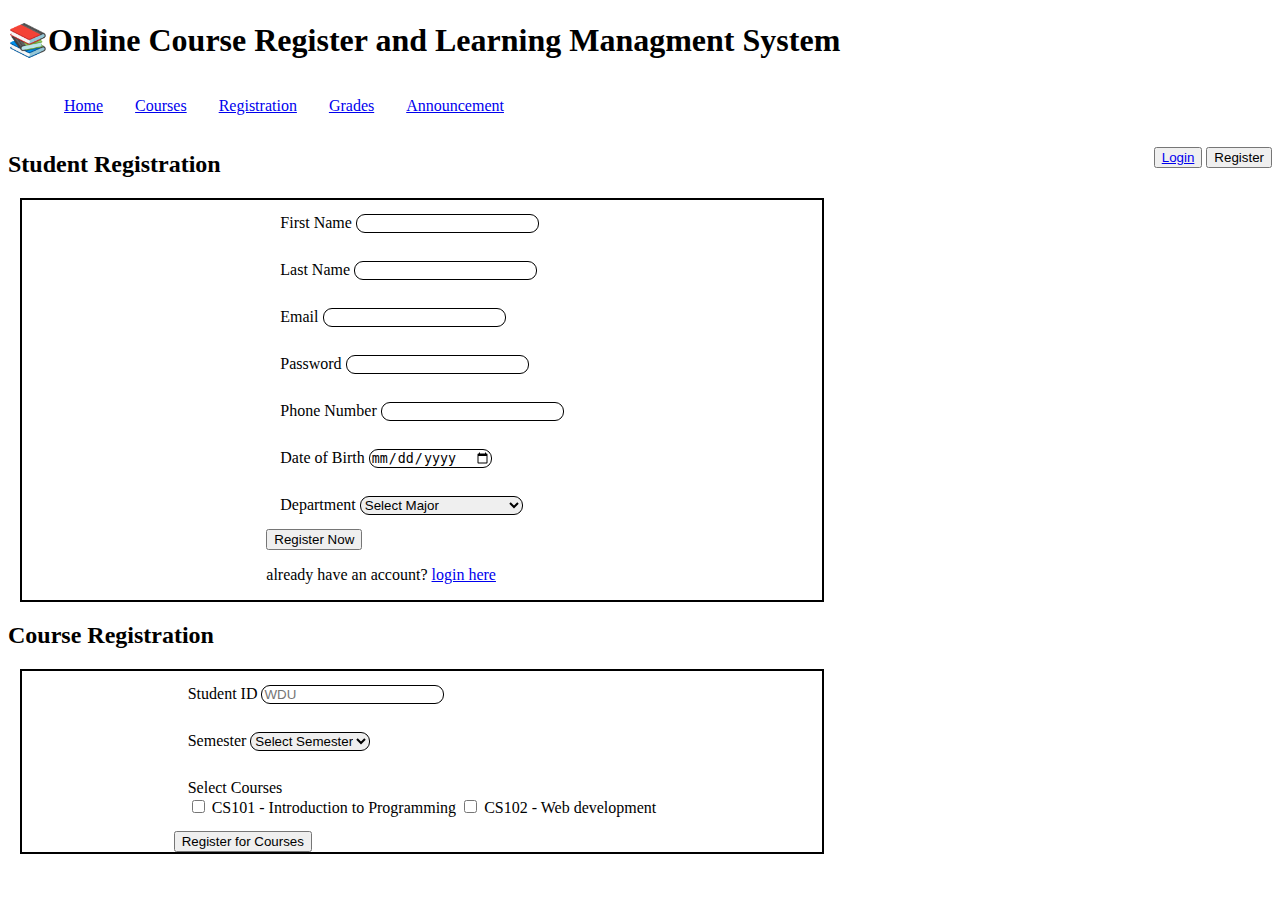
<file: course-register.html>
<!DOCTYPE html>
<html >
<head>
    <meta charset="utf-8">

    <title>Online Course Register</title>
    <style>

        nav ul {
            display: flex;
        }

        nav ul li {
                        padding: 1rem;
        }

        .form-container {
            margin: 12px;
            border: 2px solid black;
            display: flex;
            align-items: center;
            justify-content: center;
            max-width: 800px;
        }
        .form-group {
            padding: 14px;
        }
        .form-input {
            border: 1px solid black;
            border-radius: 9px;
        }

        .actions {
            float: right;
        }
    </style>
</head>
<body>
    <header class="header">
                <h1>📚Online Course Register and Learning Managment System</h1>
            
            <nav>
                <ul  style="list-style: none;">
                    <li><a href="#">Home</a></li>
                    <li><a href="#">Courses</a></li>
                    <li><a href="#">Registration</a></li>
                    <li><a href="#">Grades</a></li>
                    <li><a href="#">Announcement</a></li>
                </ul>
            </nav>
            
            <div class="actions">
                <button class="btn"><a href="login.html">Login</a></button>
                <button class="btn">Register</button>
            </div>
        </div>
    </header>

    <main >
            <h2>Student Registration</h2>
        <div class="form-container">
            <form >
                <div class="form-group">
                    <label  for="firstName">First Name</label> 
                    <input type="text" class="form-input" id="firstName" name="firstName" required>
                </div>
                
                <div class="form-group">
                    <label  for="lastName">Last Name</label>
                    <input type="text" class="form-input" id="lastName" name="lastName" required>
                </div>

                
                <div class="form-group">
                    <label  for="email">Email </label>
                    <input type="email" class="form-input" id="email" name="email" required>
                </div>

                                <div class="form-group">
                    <label  for="password">Password</label>
                    <input type="password" class="form-input" id="password" name="password" required>
                </div>

                
                <div class="form-group">
                    <label  for="phone">Phone Number</label>
                    <input type="number" class="form-input" id="phone" name="phone">
                </div>
                
                <div class="form-group">
                    <label  for="dob">Date of Birth</label>
                    <input type="date" class="form-input" id="dob" name="dob" required>
                </div>
                
                <div class="form-group">
                    <label  for="major"> Department</label>
                    <select class="form-input" id="major" name="major" required>
                        <option value="">Select Major</option>
                        <option value="cs">Computer Science</option>
                        <option value="ce">Computer Enginneering</option>
                        <option value="it">Information Technology</option>
                        <option value="engineering">Softare Engineering</option>
                    </select>
                </div>
                
                                
                <button type="submit" >Register Now</button>
                
                <div>
                    <p>already have an account? <a href="#">login here</a></p>
                </div>
            </form>
        </div>

            <h2>Course Registration</h2>
        <div class="form-container">
            <form >
                <div class="form-group">
                    <label  for="studentId">Student ID</label>
                    <input type="text" class="form-input" id="studentId" name="studentId" placeholder="WDU" required>
                </div>
                
                <div class="form-group">
                    <label  for="semester">Semester</label>
                    <select class="form-input" id="semester" name="semester" required>
                        <option value="">Select Semester</option>
                        <option value="1"> 1<sup>st</sup> 2018</option>
                        <option value="2"> 2<sup>nd</sup> 2018</option>
                        <option value="3"> 3<sup>rd</sup> 2018</option>
                    </select>
                </div>
                
                <div class="form-group">
                    <label  for="courseSelection">Select Courses</label>
                    <div >
                        <label >
                            <input type="checkbox" name="courses" value="cs101"> CS101 - Introduction to Programming
                        </label>
                        <labe>
                            <input type="checkbox" name="courses" value="cs102"> CS102 - Web development
                        </label>
                    </div>
                </div>
                
                <button type="submit">Register for Courses</button>
            </form>
        </div>
    </main>

</body>
</html>
</file>
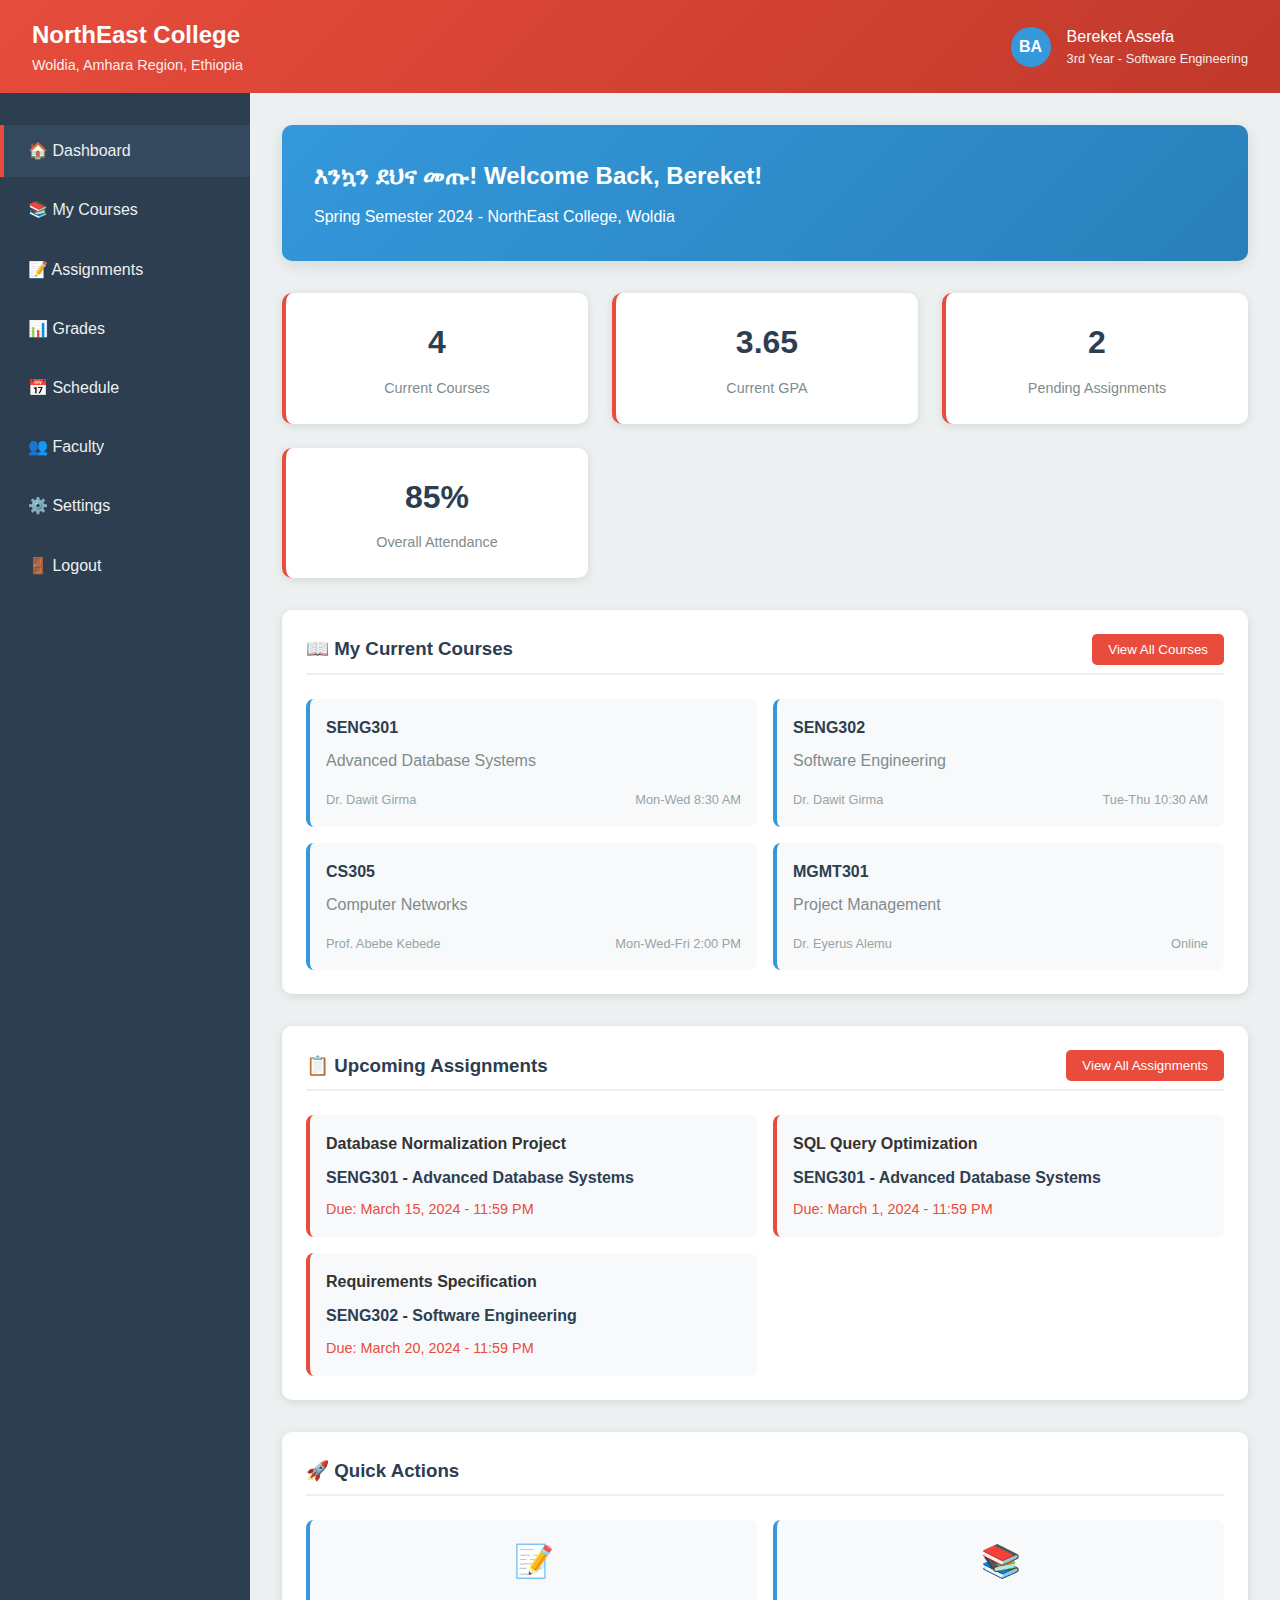
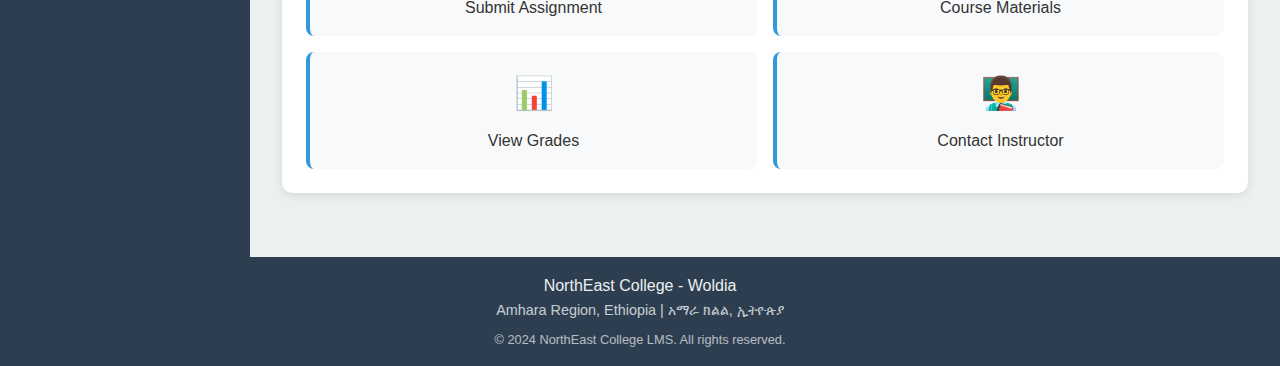
<file: dashboard.html>
<!DOCTYPE html>
<html lang="en">
<head>
    <meta charset="UTF-8">
    <meta name="viewport" content="width=device-width, initial-scale=1.0">
    <title>NorthEast College - Student Dashboard</title>
    <style>
        * {
            margin: 0;
            padding: 0;
            box-sizing: border-box;
        }

        body {
            font-family: 'Segoe UI', Tahoma, Geneva, Verdana, sans-serif;
            background: linear-gradient(135deg, #2c3e50, #3498db);
            color: #333;
            line-height: 1.6;
        }

        .container {
            display: grid;
            grid-template-columns: 250px 1fr;
            min-height: 100vh;
        }

        /* Header Styles */
        .header {
            background: linear-gradient(135deg, #e74c3c, #c0392b);
            color: white;
            padding: 1rem 2rem;
            grid-column: 1 / -1;
            box-shadow: 0 2px 10px rgba(0,0,0,0.1);
        }

        .header-top {
            display: flex;
            justify-content: space-between;
            align-items: center;
        }

        .logo {
            display: flex;
            align-items: center;
            gap: 1rem;
        }

        .logo h1 {
            font-size: 1.5rem;
            font-weight: 700;
        }

        .logo-subtitle {
            font-size: 0.9rem;
            opacity: 0.9;
        }

        .user-info {
            display: flex;
            align-items: center;
            gap: 1rem;
        }

        .user-avatar {
            width: 40px;
            height: 40px;
            border-radius: 50%;
            background: #3498db;
            display: flex;
            align-items: center;
            justify-content: center;
            color: white;
            font-weight: bold;
        }

        /* Sidebar Styles */
        .sidebar {
            background: #2c3e50;
            color: white;
            padding: 2rem 0;
        }

        .nav-links {
            list-style: none;
        }

        .nav-links li {
            margin-bottom: 0.5rem;
        }

        .nav-links a {
            color: #ecf0f1;
            text-decoration: none;
            padding: 0.8rem 1.5rem;
            display: block;
            transition: all 0.3s ease;
            border-left: 4px solid transparent;
        }

        .nav-links a:hover, .nav-links a.active {
            background: #34495e;
            border-left-color: #e74c3c;
        }

        .nav-links i {
            margin-right: 0.5rem;
            width: 20px;
            text-align: center;
        }

        /* Main Content Styles */
        .main-content {
            background: #ecf0f1;
            padding: 2rem;
            overflow-y: auto;
        }

        .welcome-banner {
            background: linear-gradient(135deg, #3498db, #2980b9);
            color: white;
            padding: 2rem;
            border-radius: 10px;
            margin-bottom: 2rem;
            box-shadow: 0 4px 15px rgba(0,0,0,0.1);
        }

        .welcome-banner h2 {
            margin-bottom: 0.5rem;
        }

        .stats-grid {
            display: grid;
            grid-template-columns: repeat(auto-fit, minmax(250px, 1fr));
            gap: 1.5rem;
            margin-bottom: 2rem;
        }

        .stat-card {
            background: white;
            padding: 1.5rem;
            border-radius: 10px;
            box-shadow: 0 2px 10px rgba(0,0,0,0.1);
            text-align: center;
            border-left: 4px solid #e74c3c;
        }

        .stat-number {
            font-size: 2rem;
            font-weight: bold;
            color: #2c3e50;
            margin-bottom: 0.5rem;
        }

        .stat-label {
            color: #7f8c8d;
            font-size: 0.9rem;
        }

        .courses-section, .assignments-section {
            background: white;
            padding: 1.5rem;
            border-radius: 10px;
            box-shadow: 0 2px 10px rgba(0,0,0,0.1);
            margin-bottom: 2rem;
        }

        .section-header {
            display: flex;
            justify-content: space-between;
            align-items: center;
            margin-bottom: 1.5rem;
            padding-bottom: 0.5rem;
            border-bottom: 2px solid #ecf0f1;
        }

        .section-header h3 {
            color: #2c3e50;
        }

        .btn {
            background: #e74c3c;
            color: white;
            border: none;
            padding: 0.5rem 1rem;
            border-radius: 5px;
            cursor: pointer;
            transition: background 0.3s ease;
        }

        .btn:hover {
            background: #c0392b;
        }

        .course-grid, .assignment-grid {
            display: grid;
            grid-template-columns: repeat(auto-fill, minmax(300px, 1fr));
            gap: 1rem;
        }

        .course-card, .assignment-card {
            background: #f8f9fa;
            padding: 1rem;
            border-radius: 8px;
            border-left: 4px solid #3498db;
        }

        .course-code {
            font-weight: bold;
            color: #2c3e50;
            margin-bottom: 0.5rem;
        }

        .course-name {
            color: #7f8c8d;
            margin-bottom: 1rem;
        }

        .course-info {
            display: flex;
            justify-content: space-between;
            font-size: 0.8rem;
            color: #95a5a6;
        }

        .assignment-card {
            border-left-color: #e74c3c;
        }

        .assignment-title {
            font-weight: bold;
            margin-bottom: 0.5rem;
        }

        .assignment-due {
            color: #e74c3c;
            font-size: 0.9rem;
        }

        /* Footer Styles */
        .footer {
            background: #2c3e50;
            color: #ecf0f1;
            text-align: center;
            padding: 1rem;
            grid-column: 1 / -1;
            margin-top: auto;
        }

        .location-info {
            font-size: 0.9rem;
            opacity: 0.8;
        }

        /* Responsive Design */
        @media (max-width: 768px) {
            .container {
                grid-template-columns: 1fr;
            }
            
            .sidebar {
                display: none;
            }
            
            .stats-grid {
                grid-template-columns: 1fr;
            }
        }
    </style>
</head>
<body>
    <div class="container">
        <!-- Header -->
        <header class="header">
            <div class="header-top">
                <div class="logo">
                    <div>
                        <h1>NorthEast College</h1>
                        <div class="logo-subtitle">Woldia, Amhara Region, Ethiopia</div>
                    </div>
                </div>
                <div class="user-info">
                    <div class="user-avatar">BA</div>
                    <div>
                        <div>Bereket Assefa</div>
                        <div style="font-size: 0.8rem; opacity: 0.9;">3rd Year - Software Engineering</div>
                    </div>
                </div>
            </div>
        </header>

        <!-- Sidebar -->
        <nav class="sidebar">
            <ul class="nav-links">
                <li><a href="#" class="active">🏠 Dashboard</a></li>
                <li><a href="#">📚 My Courses</a></li>
                <li><a href="#">📝 Assignments</a></li>
                <li><a href="#">📊 Grades</a></li>
                <li><a href="#">📅 Schedule</a></li>
                <li><a href="#">👥 Faculty</a></li>
                <li><a href="#">⚙️ Settings</a></li>
                <li><a href="#">🚪 Logout</a></li>
            </ul>
        </nav>

        <!-- Main Content -->
        <main class="main-content">
            <!-- Welcome Banner -->
            <div class="welcome-banner">
                <h2>እንኳን ደህና መጡ! Welcome Back, Bereket!</h2>
                <p>Spring Semester 2024 - NorthEast College, Woldia</p>
            </div>

            <!-- Statistics Grid -->
            <div class="stats-grid">
                <div class="stat-card">
                    <div class="stat-number">4</div>
                    <div class="stat-label">Current Courses</div>
                </div>
                <div class="stat-card">
                    <div class="stat-number">3.65</div>
                    <div class="stat-label">Current GPA</div>
                </div>
                <div class="stat-card">
                    <div class="stat-number">2</div>
                    <div class="stat-label">Pending Assignments</div>
                </div>
                <div class="stat-card">
                    <div class="stat-number">85%</div>
                    <div class="stat-label">Overall Attendance</div>
                </div>
            </div>

            <!-- Current Courses Section -->
            <section class="courses-section">
                <div class="section-header">
                    <h3>📖 My Current Courses</h3>
                    <button class="btn">View All Courses</button>
                </div>
                <div class="course-grid">
                    <div class="course-card">
                        <div class="course-code">SENG301</div>
                        <div class="course-name">Advanced Database Systems</div>
                        <div class="course-info">
                            <span>Dr. Dawit Girma</span>
                            <span>Mon-Wed 8:30 AM</span>
                        </div>
                    </div>
                    <div class="course-card">
                        <div class="course-code">SENG302</div>
                        <div class="course-name">Software Engineering</div>
                        <div class="course-info">
                            <span>Dr. Dawit Girma</span>
                            <span>Tue-Thu 10:30 AM</span>
                        </div>
                    </div>
                    <div class="course-card">
                        <div class="course-code">CS305</div>
                        <div class="course-name">Computer Networks</div>
                        <div class="course-info">
                            <span>Prof. Abebe Kebede</span>
                            <span>Mon-Wed-Fri 2:00 PM</span>
                        </div>
                    </div>
                    <div class="course-card">
                        <div class="course-code">MGMT301</div>
                        <div class="course-name">Project Management</div>
                        <div class="course-info">
                            <span>Dr. Eyerus Alemu</span>
                            <span>Online</span>
                        </div>
                    </div>
                </div>
            </section>

            <!-- Upcoming Assignments -->
            <section class="assignments-section">
                <div class="section-header">
                    <h3>📋 Upcoming Assignments</h3>
                    <button class="btn">View All Assignments</button>
                </div>
                <div class="assignment-grid">
                    <div class="assignment-card">
                        <div class="assignment-title">Database Normalization Project</div>
                        <div class="course-code">SENG301 - Advanced Database Systems</div>
                        <div class="assignment-due">Due: March 15, 2024 - 11:59 PM</div>
                    </div>
                    <div class="assignment-card">
                        <div class="assignment-title">SQL Query Optimization</div>
                        <div class="course-code">SENG301 - Advanced Database Systems</div>
                        <div class="assignment-due">Due: March 1, 2024 - 11:59 PM</div>
                    </div>
                    <div class="assignment-card">
                        <div class="assignment-title">Requirements Specification</div>
                        <div class="course-code">SENG302 - Software Engineering</div>
                        <div class="assignment-due">Due: March 20, 2024 - 11:59 PM</div>
                    </div>
                </div>
            </section>

            <!-- Quick Actions -->
            <section class="courses-section">
                <div class="section-header">
                    <h3>🚀 Quick Actions</h3>
                </div>
                <div class="course-grid">
                    <div class="course-card" style="text-align: center; cursor: pointer;">
                        <div style="font-size: 2rem; margin-bottom: 0.5rem;">📝</div>
                        <div>Submit Assignment</div>
                    </div>
                    <div class="course-card" style="text-align: center; cursor: pointer;">
                        <div style="font-size: 2rem; margin-bottom: 0.5rem;">📚</div>
                        <div>Course Materials</div>
                    </div>
                    <div class="course-card" style="text-align: center; cursor: pointer;">
                        <div style="font-size: 2rem; margin-bottom: 0.5rem;">📊</div>
                        <div>View Grades</div>
                    </div>
                    <div class="course-card" style="text-align: center; cursor: pointer;">
                        <div style="font-size: 2rem; margin-bottom: 0.5rem;">👨‍🏫</div>
                        <div>Contact Instructor</div>
                    </div>
                </div>
            </section>
        </main>

        <!-- Footer -->
        <footer class="footer">
            <div>NorthEast College - Woldia</div>
            <div class="location-info">Amhara Region, Ethiopia | አማራ ክልል, ኢትዮጵያ</div>
            <div style="margin-top: 0.5rem; font-size: 0.8rem; opacity: 0.7;">
                © 2024 NorthEast College LMS. All rights reserved.
            </div>
        </footer>
    </div>

    <script>
        // Simple JavaScript for interactive elements
        document.addEventListener('DOMContentLoaded', function() {
            // Add click handlers to quick action cards
            const actionCards = document.querySelectorAll('.course-grid .course-card');
            actionCards.forEach(card => {
                card.addEventListener('click', function() {
                    const actionText = this.querySelector('div:last-child').textContent;
                    alert(`Opening: ${actionText}`);
                });
            });

            // Welcome message in Amharic
            const welcomeBanner = document.querySelector('.welcome-banner');
            welcomeBanner.addEventListener('click', function() {
                const messages = [
                    "እንኳን ደህና መጡ! Welcome to NorthEast College!",
                    "የኔትዌስት ኮሌጅ ማንኛውም ጊዜ እርዳታ ዝግጁ ነው!",
                    "Success is our tradition at NorthEast College!"
                ];
                const randomMessage = messages[Math.floor(Math.random() * messages.length)];
                this.querySelector('h2').textContent = randomMessage;
            });

            // Simple notification system
            setTimeout(() => {
                console.log('🔔 Reminder: Database project due in 7 days');
            }, 3000);
        });
    </script>
</body>
</html>
</file>
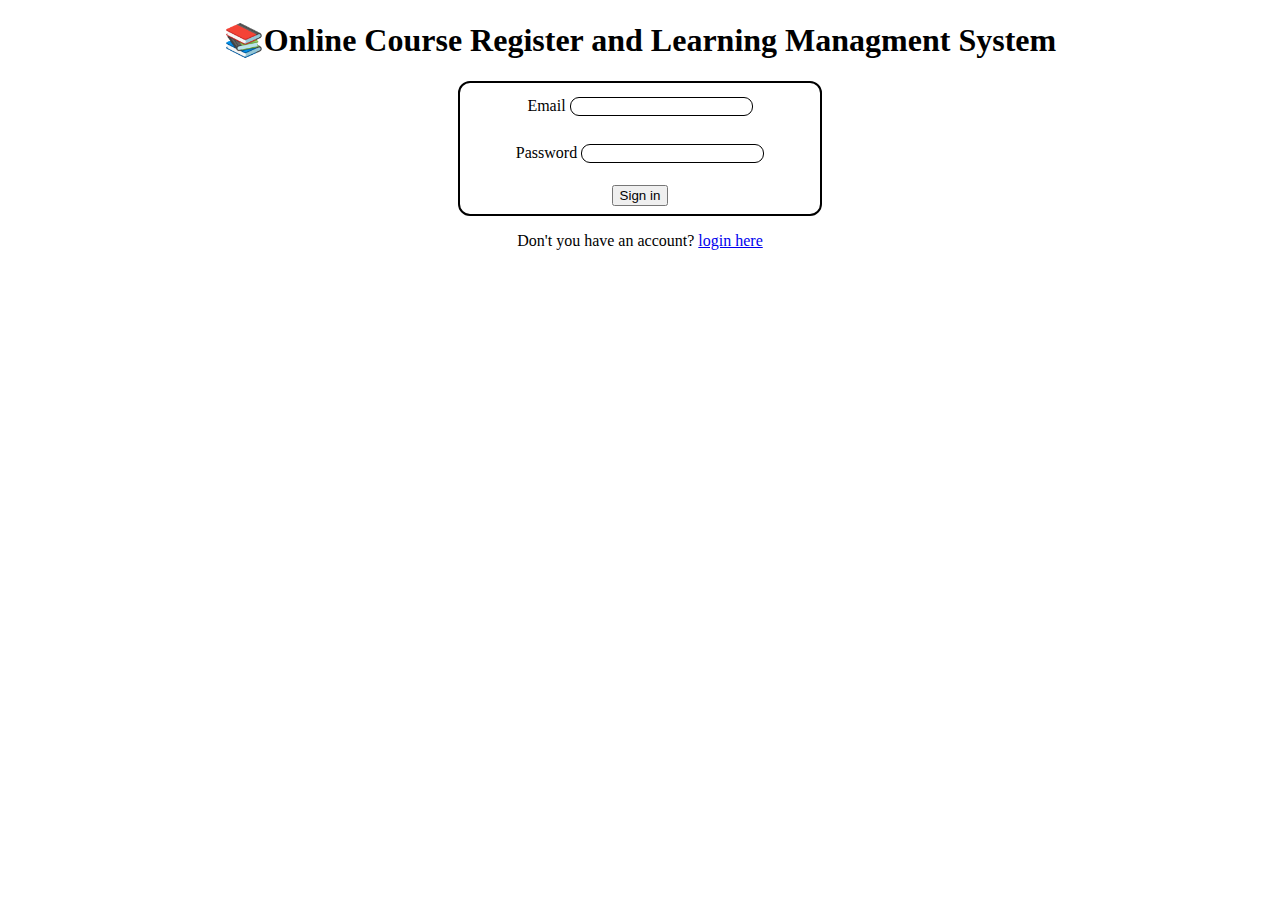
<file: login.html>
<!DOCTYPE html>
<html >
<head>
    <meta charset="utf-8">
    <title>Online Course Register</title>
    <style>
        header {
            text-align: center;
        }
        form {
            width: 360px;
            margin: 12px auto;
            border: 2px solid black;
            border-radius: 12px;
            text-align: center;
        }
        .form-group {
            padding: 14px;
        }
        .form-input {
            border: 1px solid black;
            border-radius: 9px;
        }
        .text {
            text-align: center;
        }
        button {
            margin: 8px auto;
        }
    </style>
</head>
<body>
    <header class="header">
                <h1>📚Online Course Register and Learning Managment System</h1>
    </header>

    <main >
            <form  >
                <div class="form-group">
                    <label  for="email">Email</label>
                    <input type="email" class="form-input" id="email" name="email" required>
                </div>
                
                
                <div class="form-group">
                    <label  for="password">Password</label>
                    <input type="password" class="form-input" id="password" name="password" required>
                </div>
                                
                <button type="submit" class="btn" >Sign in</button>
                
            </form>
                <div class="text">
                    <p>Don't you have an account? <a href="signup.html">login here</a></p>
                </div>
        </div>         
        </div>
        </div>
    </main>

</body>
</html>
</file>
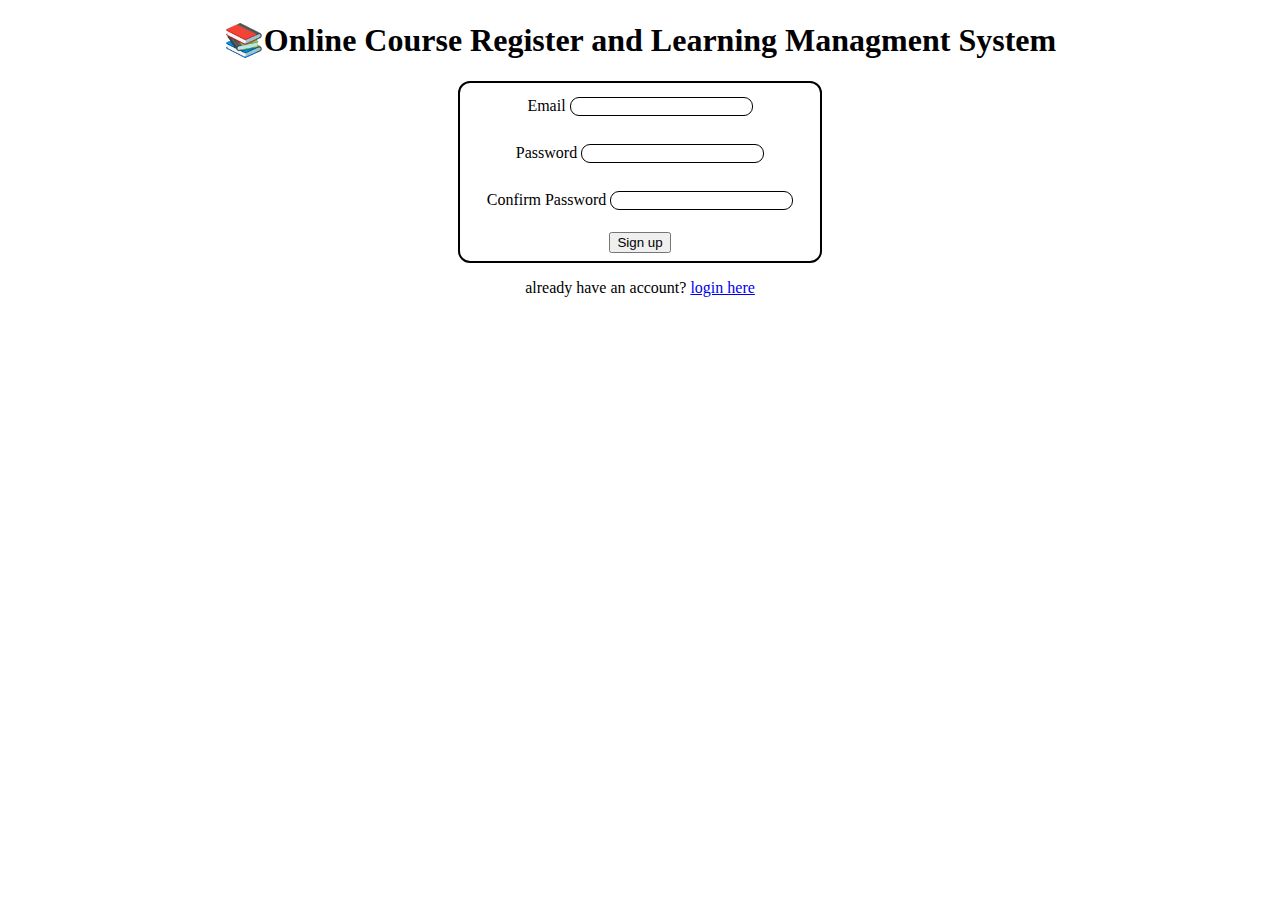
<file: signup.html>
<!DOCTYPE html>
<html >
<head>
    <meta charset="utf-8">
    <title>Online Course Register</title>
    <style>
        header {
            text-align: center;
        }
        form {
            width: 360px;
            margin: 12px auto;
            border: 2px solid black;
            border-radius: 12px;
            text-align: center;
        }
        .form-group {
            padding: 14px;
        }
        .form-input {
            border: 1px solid black;
            border-radius: 9px;
        }
        .text {
            text-align: center;
        }
        button {
            margin: 8px auto;
        }
    </style>
</head>
<body>
    <header class="header">
                <h1>📚Online Course Register and Learning Managment System</h1>
    </header>

    <main >
            <form  >
                <div class="form-group">
                    <label  for="email">Email</label>
                    <input type="email" class="form-input" id="email" name="email" required>
                </div>
                
                
                <div class="form-group">
                    <label  for="password">Password</label>
                    <input type="password" class="form-input" id="password" name="password" required>
                </div>
                
                <div class="form-group">
                    <label  for="confirmPassword">Confirm Password</label>
                    <input type="password" class="form-input" id="confirmPassword" name="confirmPassword" required>
                </div>
                
                <button type="submit" class="btn" >Sign up</button>
                
            </form>
                <div class="text">
                    <p>already have an account? <a href="login.html">login here</a></p>
                </div>
        </div>         
        </div>
        </div>
    </main>

</body>
</html>
</file>
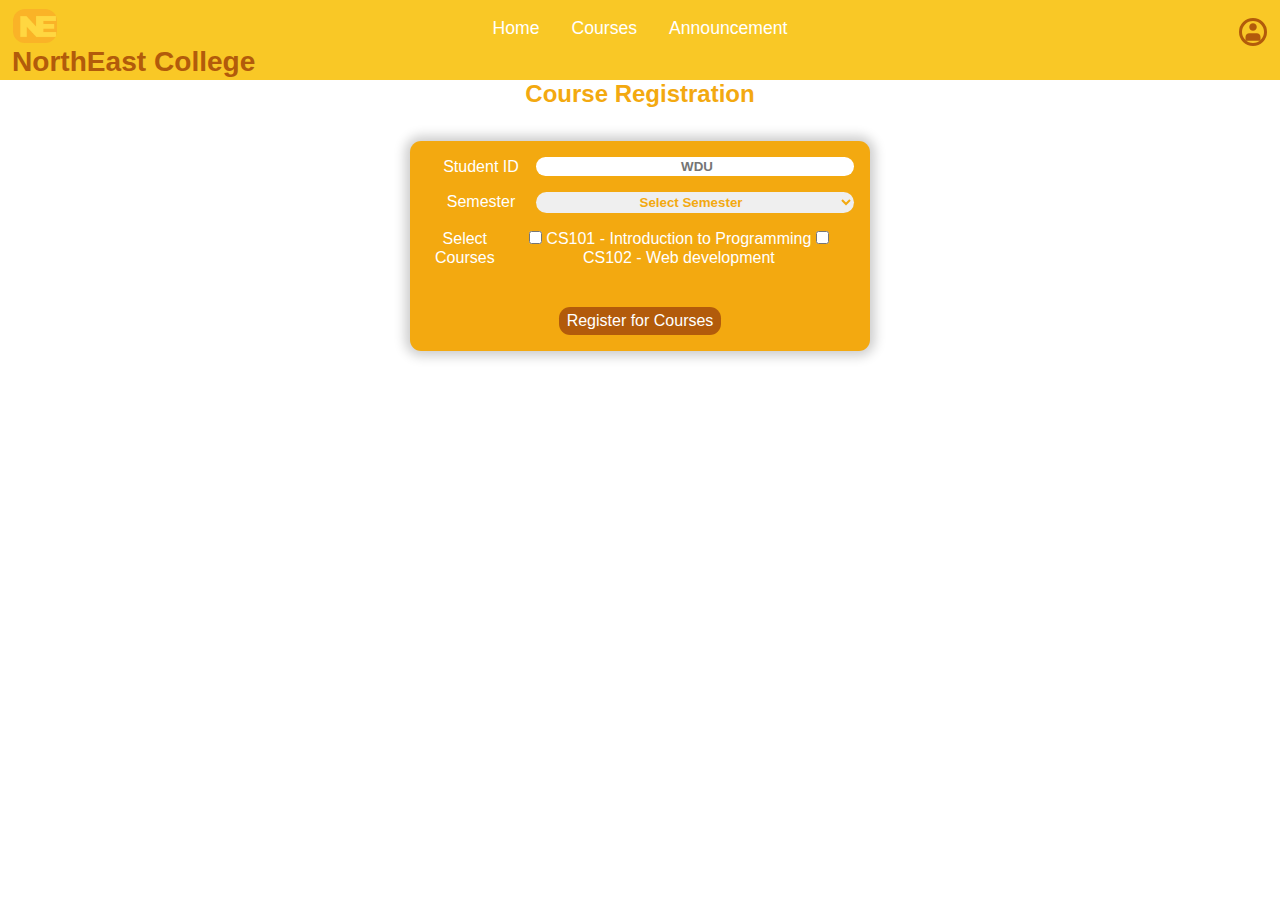
<file: pages/course-register.html>
<!DOCTYPE html>
<html >
<head>
    <meta charset="utf-8">
    <title>NorthEast College - course registration</title>
    <link rel="stylesheet" type="text/css" href="../assets/css/style.css">
    <link rel="icon" type="image/png" href="../assets/icons/favicon.ico" >
    <meta name="viewport" content="width=device-width, initial-scale=1.0" />
</head>
<body>
    <header class="header">
        <!-- Keep it sticky, light background, box-shadow, underline grows animation to the links -->
        <nav>
            <div class="left-nav">
                <div class="logo">
                    <a href="../index.html">
                    <img src="../assets/images/icon.jpg" ></img>
                    <h3>NorthEast College</h3>
                    </a>
                </div>
                <ul class="nav-links">
                    <li><a class="" href="../index.html">Home</a></li>
                    <li><a href="#">Courses</a></li>
                    <li><a href="../about.html">Announcement</a></li>
                </ul>
            </div>

            <div class="right-nav">
                    <div class="dropdown"> <img src="../assets/icons/user-svgrepo-com.svg" alt="Default Profile">
                        <div class="dropdown-content">
                            <ol>
                                <li><a href="./dashboard/student-dashboard.html">Profile</a></li>
                                <li><a href="instructor-dashbord.html">About Us</a></li>
                                <li><a href="depthead-dashbord.html">FAQ</a></li>
                            </ol>
                        </div>
                    </div>
                <div class="action">
                </div>
                <div class="hamburger-menu"></div>
            </div>
        </nav>
    </header>

    <main >
        <h2>Course Registration</h2>
        <div class="form-container">
            <form >
                <div class="form-group">
                    <label  for="studentId">Student ID</label>
                    <input type="text" class="form-input" id="studentId" name="studentId" placeholder="WDU" required>
                </div>
                
                <div class="form-group">
                    <label  for="semester">Semester</label>
                    <select class="form-input" id="semester" name="semester" required>
                        <option value="">Select Semester</option>
                        <option value="1"> 1<sup>st</sup> 2018</option>
                        <option value="2"> 2<sup>nd</sup> 2018</option>
                        <option value="3"> 3<sup>rd</sup> 2018</option>
                    </select>
                </div>
                
                <div class="form-group">
                    <label  for="courseSelection">Select Courses</label>
                    <div >
                        <label >
                            <input type="checkbox" name="courses" value="cs101"> CS101 - Introduction to Programming
                        </label>
                        <labe>
                            <input type="checkbox" name="courses" value="cs102"> CS102 - Web development
                        </label>
                    </div>
                </div>
                
                <button type="submit">Register for Courses</button>
            </form>
        </div>
    </main>

</body>
</html>
</file>
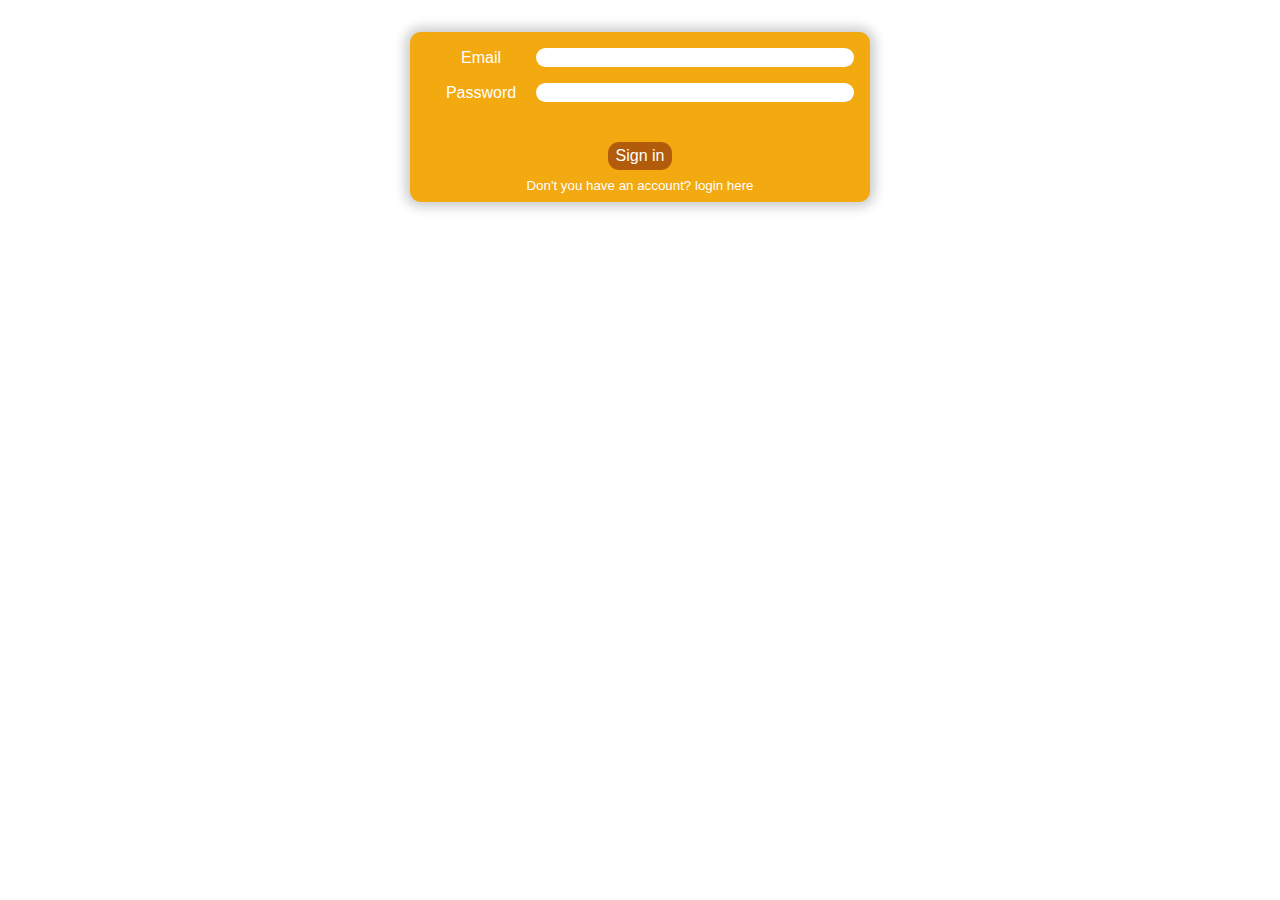
<file: pages/login.html>
<!DOCTYPE html>
<html >
<head>
    <meta charset="utf-8">
    <title>NorthEast College - login</title>
    <link rel="stylesheet" type="text/css" href="../assets/css/style.css">
    <link rel="icon" type="image/png" href="../assets/icons/favicon.ico" >
    <meta name="viewport" content="width=device-width, initial-scale=1.0" />
</head>
<body>
    <main >
            <form class="form-container" >
                <div class="form-group">
                    <label  for="email">Email</label>
                    <input type="email" class="form-input" id="email" name="email" required>
                </div>
                
                
                <div class="form-group">
                    <label  for="password">Password</label>
                    <input type="password" class="form-input" id="password" name="password" required>
                </div>
                                
                <button type="submit" class="btn" >Sign in</button>
                
                    <p class="text">Don't you have an account? <a href="signup.html">login here</a></p>
            </form>
        </div>         
        </div>
        </div>
    </main>
</body>
</html>
</file>
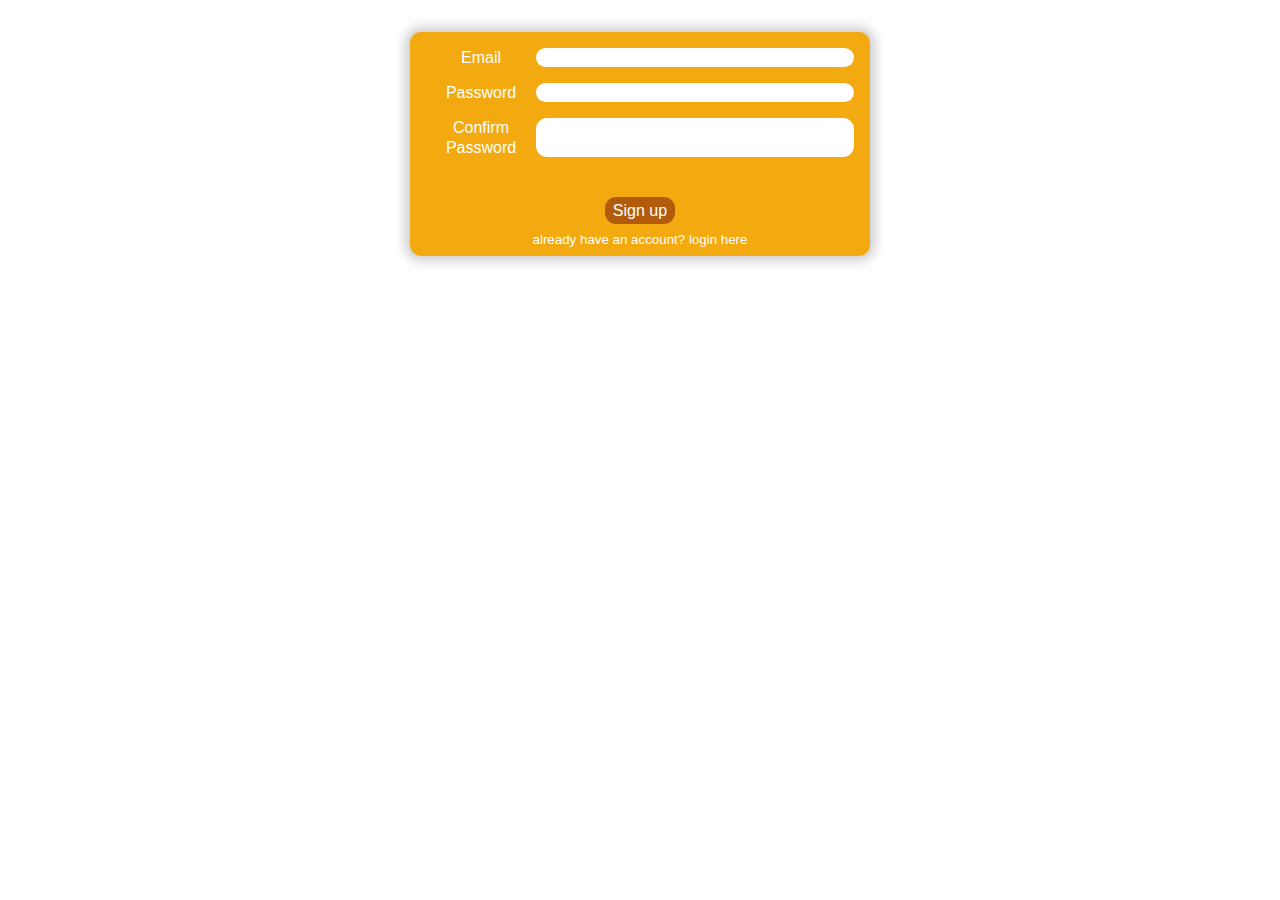
<file: pages/signup.html>
<!DOCTYPE html>
<html >
<head>
<head>
    <meta charset="utf-8">
    <title>NorthEast College</title>
    <link rel="stylesheet" type="text/css" href="../assets/css/style.css">
    <link rel="icon" type="image/png" href="../assets/icons/favicon.ico" >
    <meta name="viewport" content="width=device-width, initial-scale=1.0" />
</head>
<body>


    <main >
            <form  class="form-container">
                <div class="form-group">
                    <label  for="email">Email</label>
                    <input type="email" class="form-input" id="email" name="email" required>
                </div>
                
                
                <div class="form-group">
                    <label  for="password">Password</label>
                    <input type="password" class="form-input" id="password" name="password" required>
                </div>
                
                <div class="form-group">
                    <label  for="confirmPassword">Confirm Password</label>
                    <input type="password" class="form-input" id="confirmPassword" name="confirmPassword" required>
                </div>
                
                <button type="submit" class="btn" >Sign up</button>

                    <p class="text">already have an account? <a href="login.html">login here</a></p>
            </form>

        </div>         
        </div>
        </div>
    </main>

</body>
</html>
</file>
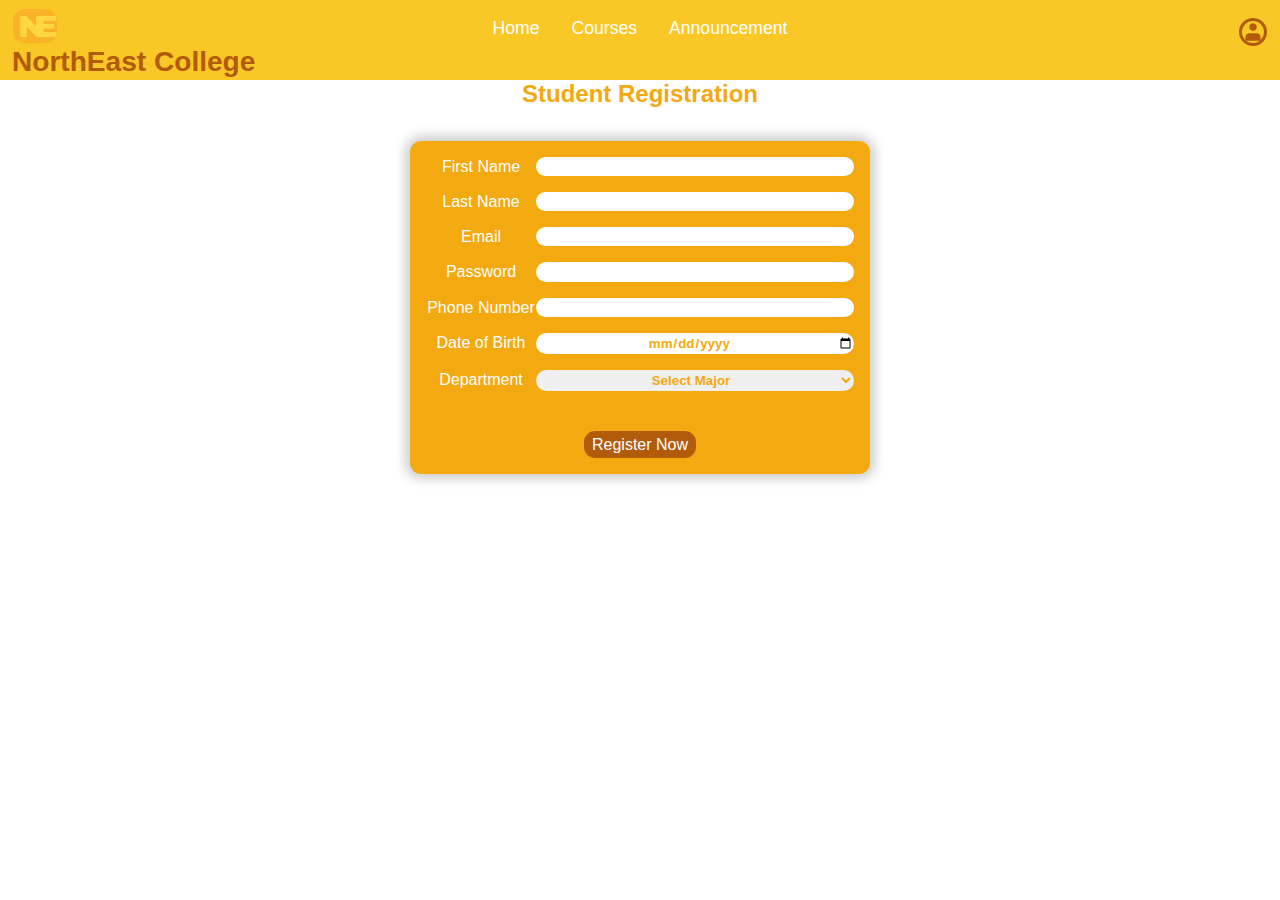
<file: pages/student-register.html>
<!DOCTYPE html>
<html >
<head>
    <meta charset="utf-8">
    <title>NorthEast College</title>
    <link rel="stylesheet" type="text/css" href="../assets/css/style.css">
    <link rel="icon" type="image/png" href="../assets/icons/favicon.ico" >
    <meta name="viewport" content="width=device-width, initial-scale=1.0" />
</head>
<body>
    <header class="header">
        <!-- Keep it sticky, light background, box-shadow, underline grows animation to the links -->
        <nav>
            <div class="left-nav">
                <div class="logo">
                    <a href="index.html">
                    <img src="../assets/images/icon.jpg" ></img>
                    <h3>NorthEast College</h3>
                    </a>
                </div>
                <ul class="nav-links">
                    <li><a class="" href="../index.html">Home</a></li>
                    <li><a href="#">Courses</a></li>
                    <li><a href="about.html">Announcement</a></li>
                </ul>
            </div>

            <div class="right-nav">
                    <div class="dropdown"> <img src="../assets/icons/user-svgrepo-com.svg" alt="Default Profile">
                        <div class="dropdown-content">
                            <ol>
                                <li><a href="./dashboard/student-dashboard.html">Profile</a></li>
                                <li><a href="instructor-dashbord.html">About Us</a></li>
                                <li><a href="depthead-dashbord.html">FAQ</a></li>
                            </ol>
                        </div>
                    </div>
                <div class="action">
                </div>
                <div class="hamburger-menu"></div>
            </div>
        </nav>
    </header>

    <main >
            <h2>Student Registration</h2>
        <div class="form-container form-reg">
            <form >
                <div class="form-group">
                    <label  for="firstName">First Name</label> 
                    <input type="text" class="form-input" id="firstName" name="firstName" required>
                </div>
                
                <div class="form-group">
                    <label  for="lastName">Last Name</label>
                    <input type="text" class="form-input" id="lastName" name="lastName" required>
                </div>

                
                <div class="form-group">
                    <label  for="email">Email </label>
                    <input type="email" class="form-input" id="email" name="email" required>
                </div>

                                <div class="form-group">
                    <label  for="password">Password</label>
                    <input type="password" class="form-input" id="password" name="password" required>
                </div>

                
                <div class="form-group">
                    <label  for="phone">Phone Number</label>
                    <input type="number" class="form-input" id="phone" name="phone">
                </div>
                
                <div class="form-group">
                    <label  for="dob">Date of Birth</label>
                    <input type="date" class="form-input" id="dob" name="dob" required>
                </div>
                
                <div class="form-group">
                    <label  for="major"> Department</label>
                    <select class="form-input" id="major" name="major" required>
                        <option value="">Select Major</option>
                        <option value="cs">Computer Science</option>
                        <option value="ce">Computer Engineering</option>
                        <option value="it">Information Technology</option>
                        <option value="engineering">Software Engineering</option>
                    </select>
                </div>
                
                <button type="submit" >Register Now</button>
            </form>
        </div>
    </main>

</body>
</html>
</file>
<file: assets/css/style.css>
:root {
    --text-color: #f3a910;
    --bg-color: #ffffff;
    --primary-color: #f3a910;
    --secondary-color: #b25b0b;
    --border-radius: 0.7rem;
    --spacing-xs: 0.5rem;
    --spacing-sm: 1rem;
    --spacing-md: 1.5rem;
    --spacing-lg: 2rem;
    --spacing-xl: 3rem;
    --transition: all 0.3s ease;
    --box-shadow: 0 0 12px 5px rgba(0,0,0,0.2);
}

* {
    box-sizing: border-box;
    margin: 0;
    padding: 0;
}

body {
    font-family: sans-serif;
    line-height: 1.2;
    background-color: var(--bg-color);
    color: var(--text-color);
    overflow-x:  hidden;
}

a {
    text-decoration: none;
    color: #fff;
    transition: var(--transition);
}

button {
    border: none;
    padding: 4px 8px;
    background-color: #b25b0b;
    border-radius: var(--border-radius);
    color: #fff;
}

header {
    background-color: #f9c826;
    height: 5rem;
    display: flex;
    align-items: center;
}

.nav-links {
    position: absolute;
    top: 2%;
    right: 50%;
    transform: translateX(50%);
    display: flex;
    gap: 2rem;
    list-style: none;
    color: #fff;
}

.nav-links li a {
  font-weight: 500;
  font-size: 1.1rem;
  position: relative;
}

.nav-links li .active::after,
.nav-links li a:hover::after {
    content: '';
    position: absolute;
    left: 0;
    bottom: -5px;
    width: 100%;
    height: 5px;
    background: #fb9303;
    transition: all 0.3s ease;
}

.nav-links a::after {
    content: '';
    position: absolute;
    left: 0;
    bottom: -5px;
    width: 0%;
    height: 5px;
    background: #fb9303;
    transition: width 0.3s ease;
}

.logo  h3 {
    position: absolute;
    color: var(--secondary-color);
    top: 5%;
}

.logo {
    margin: 12px;
}

.logo a {
    font-size: 24px;
}

.logo img {
    position: absolute;
    top: 1%;
    left: 1%;
    margin-right: 12px;
    border-radius: 12px;
    height: 34px;
    width: 44px;
}

.right-nav {
    display: flex;
    align-items: center;
    position: absolute;
    top: 2%;
    right: 1%;
}

.btn {
    color: #fff;
    border-radius: var(--border-radius);
}

.hero {
    font-size: 24px;
    margin: 24px 0;
}

.hero span {
    color: #b25b0b;
    font-weight: 700;
}

#s-ab1 {
    position: absolute;
    top: 10%;
    left: 0%;
}

button {
    font: inherit;
}

.dropdown {
    position: relative;
    color: white;
    height: 28px;
    width: 28px;
    border: 3px solid #b25b0b;
    border-radius: 50%;
    text-align: center;
}

.dropdown img {
    width: 20px;
    position: absolute;
    top: 50%;
    left: 50%;
    transform: translate(-50%,-50%);
}

.dropdown-content {
    position: relative;
    top: 110%;
    right: 170%;
    display: none;
    color: var(--text-color);
    border-radius: 12px;
    box-shadow: 0 4px 12px rgba(0, 0, 0, 0.4);
}

.dropdown-content ol {
    list-style-type: none;
    background-color: #b25b0b;
    width: 100px;
    border-radius: 12px;
    text-align: center;
}

.dropdown-content ol li  {
    padding: 6px 0;
    font-size: 14px;
}

.dropdown-content ol li:hover  {
    transform: scale(1.05);
    background-color: #d78008;
    border-radius: 12px;
}

.dropdown-content ol li a {
    text-align: center;
}

.dropdown:hover .dropdown-content {
    display: block;
    z-index: 9;
}

.action button:hover, .dropdown:hover {
        transform: scale(1.03);
        border-radius: var(--border-radius);
}

.action .btn {
    border: none;
    background-color: #b25b0b;
    color: #fff;
    padding: 4px 12px;
    margin:  0 12px;
    text-decoration: none;
    border-radius: var(--border-radius);
}

main {
text-align: center;
}

.form-container {
    border-radius: var(--border-radius);
    background-color: #f3a910;
    color: #fff;
    width: 90%;
    max-width: 460px;
    margin: var(--spacing-lg) auto;
    padding: var(--spacing-xs);
    box-shadow: var(--box-shadow);
}

.form-group {
    padding: var(--spacing-xs);
    display: flex;
}

.form-group label {
    width: 110px;
}

.form-group input,.form-group select {
    flex: 1;
}

.form-input {
    border: none;
    border-radius: var(--border-radius);
    padding: 2px 0px;
    caret-color: #f3a910;
    cursor: pointer;
    padding-left: 4px;
    color: #f3a910;
    font-weight: 600;
    text-align: center;
}

input:focus, select:focus {
    outline: none;
}

input[type="date"] {
    padding-left: 6px;
    font-family: sans-serif;
}

.form-container button {
    margin: var(--spacing-lg) 0 var(--spacing-xs);
}

p.text {
    font-size: smaller;
}

section {
    flex: 3;
    display: flex;
    align-items: center;
    justify-content: center;
    height: 100%;
}
aside {
    flex: 1;
    background-color: #f3a910;
    color: white;
}

aside ol {
    display: flex;
    justify-content: space-evenly;
    flex-direction: column;
}

aside ol li {
    padding: 1rem 0;
}

        aside ol li.active,  aside ol li:hover {
    background-color: #b25b0b;
    border-left: 12px solid #fada4f;
}


    aside ol li:hover {
    box-shadow: 0 1rem 1rem rgba(0, 0, 0, 0.4);
    transform: scale(1.03);
    padding: 12px ;
    border-radius: 8px;
}

footer {
    width: 100%;
    background-color: #f9c826;
}

.footer-container {
    display: flex;
    justify-content: space-evenly;
    align-items: center;
}

.social-links ul {
    display: flex;
    justify-content: space-between;
}

 .social-links ul li {
    padding: 0.5rem;
    text-decoration: none;
    color: #fff;
}

.social-links ul li:hover {
    transform: scale(1.1);
}

.Copyright {
    text-align: center;
    color: white;
    margin-top: 2rem;
}
</file>
